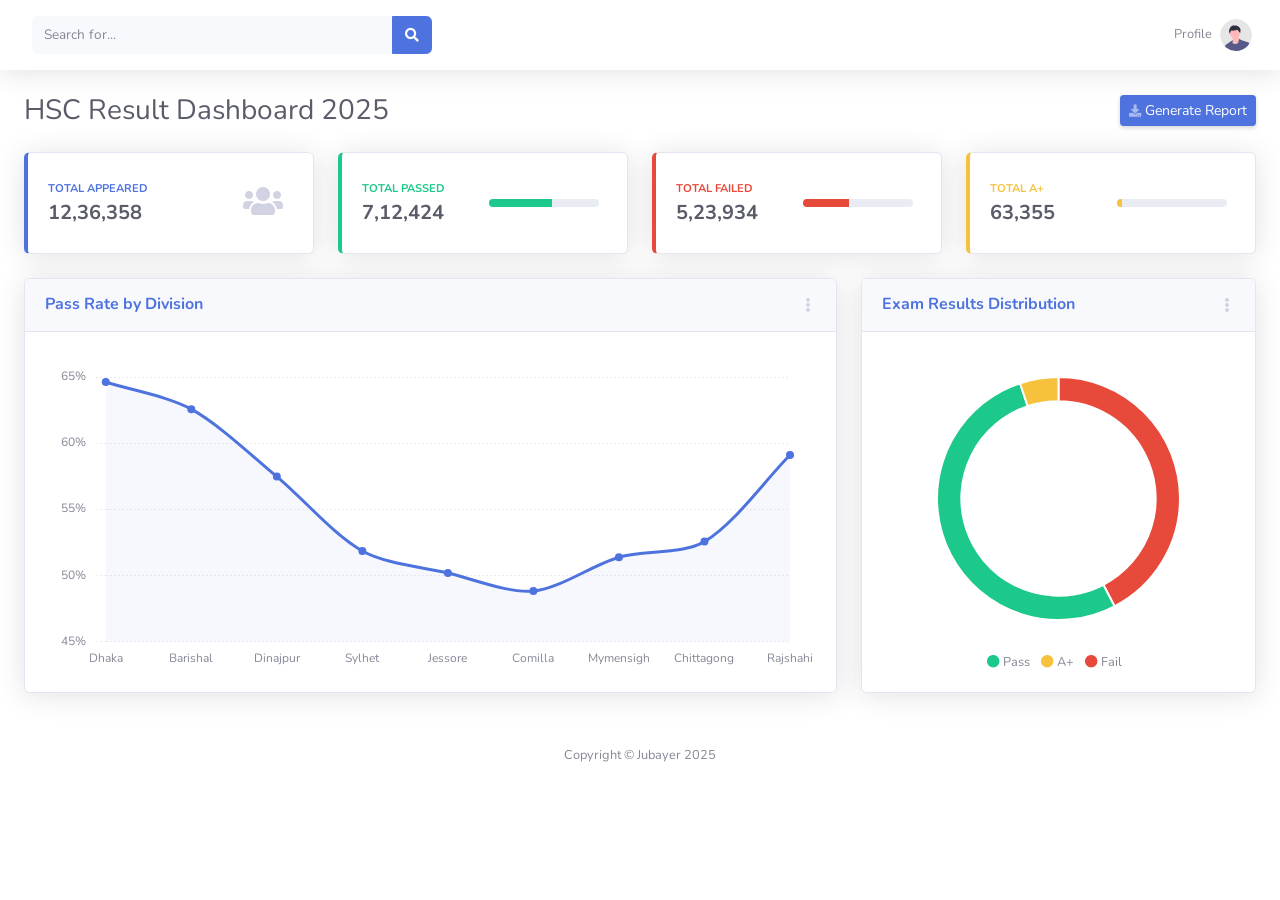
<file: index.html>
<!DOCTYPE html>
<html lang="en">

<head>

    <meta charset="utf-8">
    <meta http-equiv="X-UA-Compatible" content="IE=edge">
    <meta name="viewport" content="width=device-width, initial-scale=1, shrink-to-fit=no">
    <meta name="description" content="">
    <meta name="author" content="">

    <title>Jubayer - Dashboard</title>

    <!-- Custom fonts for this template-->
    <link href="vendor/fontawesome-free/css/all.min.css" rel="stylesheet" type="text/css">
    <link
        href="https://fonts.googleapis.com/css?family=Nunito:200,200i,300,300i,400,400i,600,600i,700,700i,800,800i,900,900i"
        rel="stylesheet">

    <!-- Custom styles for this template-->
    <link href="css/sb-admin-2.min.css" rel="stylesheet">

</head>


        <!-- Content Wrapper -->
        <div id="content-wrapper" class="d-flex flex-column">

            <!-- Main Content -->
            <div id="content">

                <!-- Topbar -->
                <nav class="navbar navbar-expand navbar-light bg-white topbar mb-4 static-top shadow">



                    <!-- Topbar Search -->
                    <form
                        class="d-none d-sm-inline-block form-inline mr-auto ml-md-3 my-2 my-md-0 mw-100 navbar-search">
                        <div class="input-group">
                            <input type="text" class="form-control bg-light border-0 small" placeholder="Search for..."
                                aria-label="Search" aria-describedby="basic-addon2">
                            <div class="input-group-append">
                                <button class="btn btn-primary" type="button">
                                    <i class="fas fa-search fa-sm"></i>
                                </button>
                            </div>
                        </div>
                    </form>

                    <!-- Topbar Navbar -->
                    <ul class="navbar-nav ml-auto">
 

                        <!-- Nav Item - User Information -->
                        <li class="nav-item dropdown no-arrow">
                            <a class="nav-link dropdown-toggle" href="#" id="userDropdown" role="button"
                                data-toggle="dropdown" aria-haspopup="true" aria-expanded="false">
                                <span class="mr-2 d-none d-lg-inline text-gray-600 small">Profile</span>
                                <img class="img-profile rounded-circle"
                                    src="img/undraw_profile.svg">
                            </a>
                            <!-- Dropdown - User Information -->
                            <div class="dropdown-menu dropdown-menu-right shadow animated--grow-in"
                                aria-labelledby="userDropdown">
                                <div class="dropdown-divider"></div>
                                <a class="dropdown-item" href="#" data-toggle="modal" data-target="#logoutModal">
                                    <i class="fas fa-sign-out-alt fa-sm fa-fw mr-2 text-gray-400"></i>
                                    Logout
                                </a>
                            </div>
                        </li>

                    </ul>

                </nav>
                <!-- End of Topbar -->

                <!-- Begin Page Content -->
                <div class="container-fluid">

                    <!-- Page Heading -->
                    <div class="d-sm-flex align-items-center justify-content-between mb-4">
                        <h1 class="h3 mb-0 text-gray-800">HSC Result Dashboard 2025</h1>
                        <a href="#" class="d-none d-sm-inline-block btn btn-sm btn-primary shadow-sm"><i
                                class="fas fa-download fa-sm text-white-50"></i> Generate Report</a>
                    </div>

                    <!-- Content Row -->
                    <div class="row">

                        <!-- Earnings (Monthly) Card Example -->
                        <div class="col-xl-3 col-md-6 mb-4">
                            <div class="card border-left-primary shadow h-100 py-2">
                                <div class="card-body">
                                    <div class="row no-gutters align-items-center">
                                        <div class="col mr-2">
                                            <div class="text-xs font-weight-bold text-primary text-uppercase mb-1">
                                                Total Appeared </div>
                                            <div class="h5 mb-0 font-weight-bold text-gray-800">12,36,358</div>
                                        </div>
                                        <div class="col-auto">
                                            <i class="fas fa-users fa-2x text-gray-400" style="margin-left: -50px;"></i>
                                        </div>
                                    </div>
                                </div>
                            </div>
                        </div>

                        <!-- Total Pass Card Example -->
                        <div class="col-xl-3 col-md-6 mb-4">
                            <div class="card border-left-success shadow h-100 py-2">
                                <div class="card-body">
                                    <div class="row no-gutters align-items-center">
                                        <div class="col mr-2">
                                            <div class="text-xs font-weight-bold text-success text-uppercase mb-1">
                                                Total Passed </div>
                                            <div class="h5 mb-0 font-weight-bold text-gray-800">7,12,424</div>
                                        </div>
                                         <div class="col">
                                            <div class="progress progress-sm mr-2">
                                                <div class="progress-bar bg-success" role="progressbar"
                                                    style="width: 57.63%" aria-valuenow="57.63" aria-valuemin="0"
                                                    aria-valuemax="100">
                                                </div>
                                            </div>
                                        </div> 
                                    </div>
                                </div>
                            </div>
                        </div>

                        <!-- Total Fail Card Example -->
                        <div class="col-xl-3 col-md-6 mb-4">
                            <div class="card border-left-danger shadow h-100 py-2">
                                <div class="card-body">
                                    <div class="row no-gutters align-items-center">
                                        <div class="col mr-2">
                                            <div class="text-xs font-weight-bold text-danger text-uppercase mb-1">
                                                Total Failed
                                            </div>
                                            <div class="h5 mb-0 font-weight-bold text-gray-800">5,23,934</div>
                                        </div>
                                        <div class="col">
                                            <div class="progress progress-sm mr-2">
                                                <div class="progress-bar bg-danger" role="progressbar"
                                                    style="width: 42.37%" aria-valuenow="42.37" aria-valuemin="0"
                                                    aria-valuemax="100">
                                                </div>
                                            </div>
                                        </div>
                                    </div>
                                </div>
                            </div>
                        </div>


                        <!-- Total A+ Card Example -->
                        <div class="col-xl-3 col-md-6 mb-4">
                            <div class="card border-left-warning shadow h-100 py-2">
                                <div class="card-body">
                                    <div class="row no-gutters align-items-center">
                                        <div class="col mr-2">
                                            <div class="text-xs font-weight-bold text-warning text-uppercase mb-1">
                                                Total A+</div>
                                            <div class="h5 mb-0 font-weight-bold text-gray-800">63,355</div>
                                        </div>
                                        <div class="col">
                                            <div class="progress progress-sm mr-2">
                                                <div class="progress-bar bg-warning" role="progressbar"
                                                    style="width: 5.13%" aria-valuenow="5.13" aria-valuemin="0"
                                                    aria-valuemax="100">
                                                </div>
                                            </div>
                                        </div>
                                    </div>
                                </div>
                            </div>
                        </div>
                    </div>

                    <!-- Content Row -->

                    <div class="row">

                        <!-- Area Chart -->
                        <div class="col-xl-8 col-lg-7">
                            <div class="card shadow mb-4">
                                <!-- Card Header - Dropdown -->
                                <div
                                    class="card-header py-3 d-flex flex-row align-items-center justify-content-between">
                                    <h6 class="m-0 font-weight-bold text-primary">Pass Rate by Division</h6>
                                    <div class="dropdown no-arrow">
                                        <a class="dropdown-toggle" href="#" role="button" id="dropdownMenuLink"
                                            data-toggle="dropdown" aria-haspopup="true" aria-expanded="false">
                                            <i class="fas fa-ellipsis-v fa-sm fa-fw text-gray-400"></i>
                                        </a>
                                        <div class="dropdown-menu dropdown-menu-right shadow animated--fade-in"
                                            aria-labelledby="dropdownMenuLink">
                                            <div class="dropdown-header">Dropdown Header:</div>
                                            <a class="dropdown-item" href="#">Action</a>
                                            <a class="dropdown-item" href="#">Another action</a>
                                            <div class="dropdown-divider"></div>
                                            <a class="dropdown-item" href="#">Something else here</a>
                                        </div>
                                    </div>
                                </div>
                                <!-- Card Body -->
                                <div class="card-body">
                                    <div class="chart-area">
                                        <canvas id="myAreaChart"></canvas>
                                    </div>
                                </div>
                            </div>
                        </div>

                        <!-- Pie Chart -->
                        <div class="col-xl-4 col-lg-5">
                            <div class="card shadow mb-4">
                                <!-- Card Header - Dropdown -->
                                <div
                                    class="card-header py-3 d-flex flex-row align-items-center justify-content-between">
                                    <h6 class="m-0 font-weight-bold text-primary">Exam Results Distribution</h6>
                                    <div class="dropdown no-arrow">
                                        <a class="dropdown-toggle" href="#" role="button" id="dropdownMenuLink"
                                            data-toggle="dropdown" aria-haspopup="true" aria-expanded="false">
                                            <i class="fas fa-ellipsis-v fa-sm fa-fw text-gray-400"></i>
                                        </a>
                                        <div class="dropdown-menu dropdown-menu-right shadow animated--fade-in"
                                            aria-labelledby="dropdownMenuLink">
                                            <div class="dropdown-header">Dropdown Header:</div>
                                            <a class="dropdown-item" href="#">Action</a>
                                            <a class="dropdown-item" href="#">Another action</a>
                                            <div class="dropdown-divider"></div>
                                            <a class="dropdown-item" href="#">Something else here</a>
                                        </div>
                                    </div>
                                </div>
                                <!-- Card Body -->
                                <div class="card-body">
                                    <div class="chart-pie pt-4 pb-2">
                                        <canvas id="myPieChart"></canvas>
                                    </div>
                                    <div class="mt-4 text-center small">
                                        <span class="mr-2">
                                            <i class="fas fa-circle text-success"></i> Pass
                                        </span>
                                        <span class="mr-2">
                                            <i class="fas fa-circle text-warning"></i> A+
                                        </span>                                        
                                        <span class="mr-2">
                                            <i class="fas fa-circle text-danger"></i> Fail
                                        </span>

                                    </div>
                                </div>
                            </div>
                        </div>
                    </div>
                </div>
                <!-- /.container-fluid -->

            </div>
            <!-- End of Main Content -->

            <!-- Footer -->
            <footer class="sticky-footer bg-white">
                <div class="container my-auto">
                    <div class="copyright text-center my-auto">
                        <span>Copyright &copy; Jubayer 2025</span>
                    </div>
                </div>
            </footer>
            <!-- End of Footer -->

        </div>
        <!-- End of Content Wrapper -->

    </div>
    <!-- End of Page Wrapper -->

    <!-- Scroll to Top Button-->
    <a class="scroll-to-top rounded" href="#page-top">
        <i class="fas fa-angle-up"></i>
    </a>

    <!-- Logout Modal-->
    <div class="modal fade" id="logoutModal" tabindex="-1" role="dialog" aria-labelledby="exampleModalLabel"
        aria-hidden="true">
        <div class="modal-dialog" role="document">
            <div class="modal-content">
                <div class="modal-header">
                    <h5 class="modal-title" id="exampleModalLabel">Ready to Leave?</h5>
                    <button class="close" type="button" data-dismiss="modal" aria-label="Close">
                        <span aria-hidden="true">×</span>
                    </button>
                </div>
                <div class="modal-body">Select "Logout" below if you are ready to end your current session.</div>
                <div class="modal-footer">
                    <button class="btn btn-secondary" type="button" data-dismiss="modal">Cancel</button>
                    <a class="btn btn-primary" href="log-in.html">Logout</a>
                </div>
            </div>
        </div>
    </div>

    <!-- Bootstrap core JavaScript-->
    <script src="vendor/jquery/jquery.min.js"></script>
    <script src="vendor/bootstrap/js/bootstrap.bundle.min.js"></script>

    <!-- Core plugin JavaScript-->
    <script src="vendor/jquery-easing/jquery.easing.min.js"></script>

    <!-- Custom scripts for all pages-->
    <script src="js/sb-admin-2.min.js"></script>

    <!-- Page level plugins -->
    <script src="vendor/chart.js/Chart.min.js"></script>

    <!-- Page level custom scripts -->
    <script src="js/demo/chart-area-demo.js"></script>
    <script src="js/demo/chart-pie-demo.js"></script>

</body>

</html>
</file>
